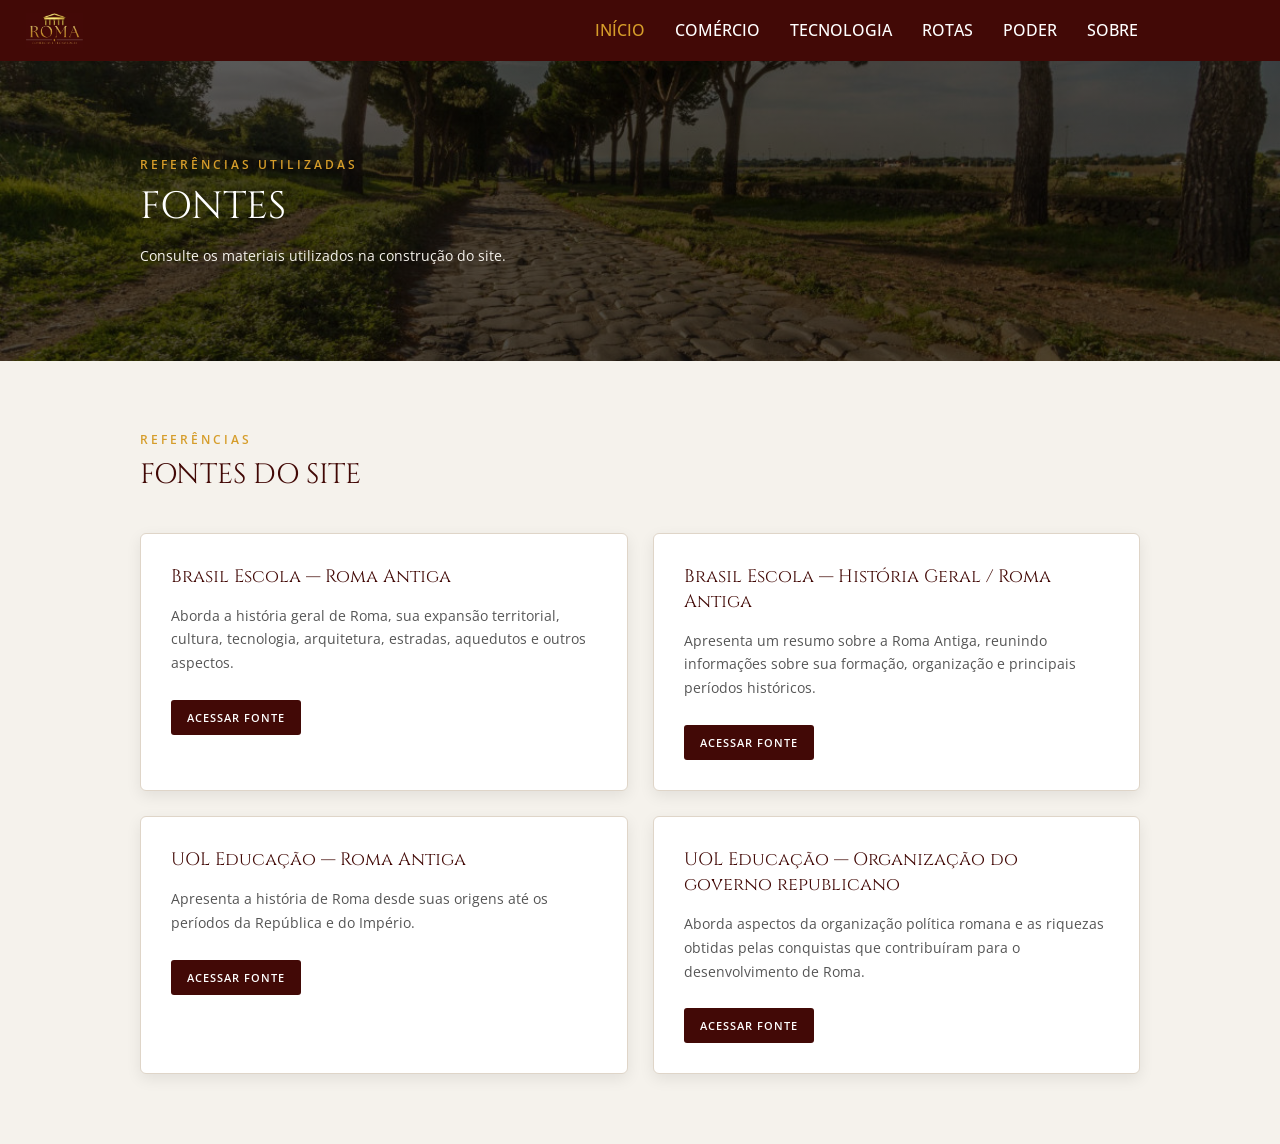
<file: HTML/fontes.html>
<!doctype html>
<html lang="pt-BR">
  <head>
    <meta charset="UTF-8" />
    <meta name="viewport" content="width=device-width, initial-scale=1.0" />

    <title>Fontes | Roma Antiga</title>

    <link rel="stylesheet" href="CSS/reset.css" />
    <link rel="stylesheet" href="CSS/fontes.css" />

    <link rel="preconnect" href="https://fonts.googleapis.com" />
    <link rel="preconnect" href="https://fonts.gstatic.com" crossorigin />

    <link
      href="https://fonts.googleapis.com/css2?family=Cinzel:wght@400;500;600;700&family=Open+Sans:wght@300;400;500;600&display=swap"
      rel="stylesheet"
    />
  </head>

  <body>
    <header>
      <nav>
        <img src="CSS/IMG/ROMA.jpg" alt="Logo Roma Antiga" />

        <ul>
          <li><a class="ativo" href="../index.html">INÍCIO</a></li>
          <li><a href="comercio.html">COMÉRCIO</a></li>
          <li><a href="tecnologia.html">TECNOLOGIA</a></li>
          <li><a href="rotas.html">ROTAS</a></li>
          <li><a href="poder.html">PODER</a></li>
          <li><a href="sobre.html">SOBRE</a></li>
        </ul>
      </nav>
    </header>

    <main>
      <section class="banner">
        <div>
          <p>REFERÊNCIAS UTILIZADAS</p>
          <h1>FONTES</h1>
          <span>Consulte os materiais utilizados na construção do site.</span>
        </div>
      </section>

      <section class="fontes">
        <div class="titulo">
          <p>REFERÊNCIAS</p>
          <h2>FONTES DO SITE</h2>
        </div>

        <div class="cards">
          <div class="card">
            <h3>Brasil Escola — Roma Antiga</h3>
            <p>
              Aborda a história geral de Roma, sua expansão territorial,
              cultura, tecnologia, arquitetura, estradas, aquedutos e outros
              aspectos.
            </p>
            <a
              href="https://brasilescola.uol.com.br/historiag/roma-antiga.htm"
              target="_blank"
            >
              ACESSAR FONTE
            </a>
          </div>

          <div class="card">
            <h3>Brasil Escola — História Geral / Roma Antiga</h3>
            <p>
              Apresenta um resumo sobre a Roma Antiga, reunindo informações
              sobre sua formação, organização e principais períodos históricos.
            </p>
            <a
              href="https://brasilescola.uol.com.br/tire-duvidas/resumo-sobre-a-roma-antiga/335500.html"
              target="_blank"
            >
              ACESSAR FONTE
            </a>
          </div>

          <div class="card">
            <h3>UOL Educação — Roma Antiga</h3>
            <p>
              Apresenta a história de Roma desde suas origens até os períodos da
              República e do Império.
            </p>
            <a
              href="https://educacao.uol.com.br/disciplinas/historia/roma-antiga---introducao-de-romulo-e-remo-a-republica-e-ao-imperio.htm"
              target="_blank"
            >
              ACESSAR FONTE
            </a>
          </div>

          <div class="card">
            <h3>UOL Educação — Organização do governo republicano</h3>
            <p>
              Aborda aspectos da organização política romana e as riquezas
              obtidas pelas conquistas que contribuíram para o desenvolvimento
              de Roma.
            </p>
            <a
              href="https://vestibular.uol.com.br/resumo-das-disciplinas/historia-geral/riquezas-geradas-pelas-conquistas-construiram-roma.htm"
              target="_blank"
            >
              ACESSAR FONTE
            </a>
          </div>
        </div>
      </section>
    </main>
  </body>
</html>
</file>
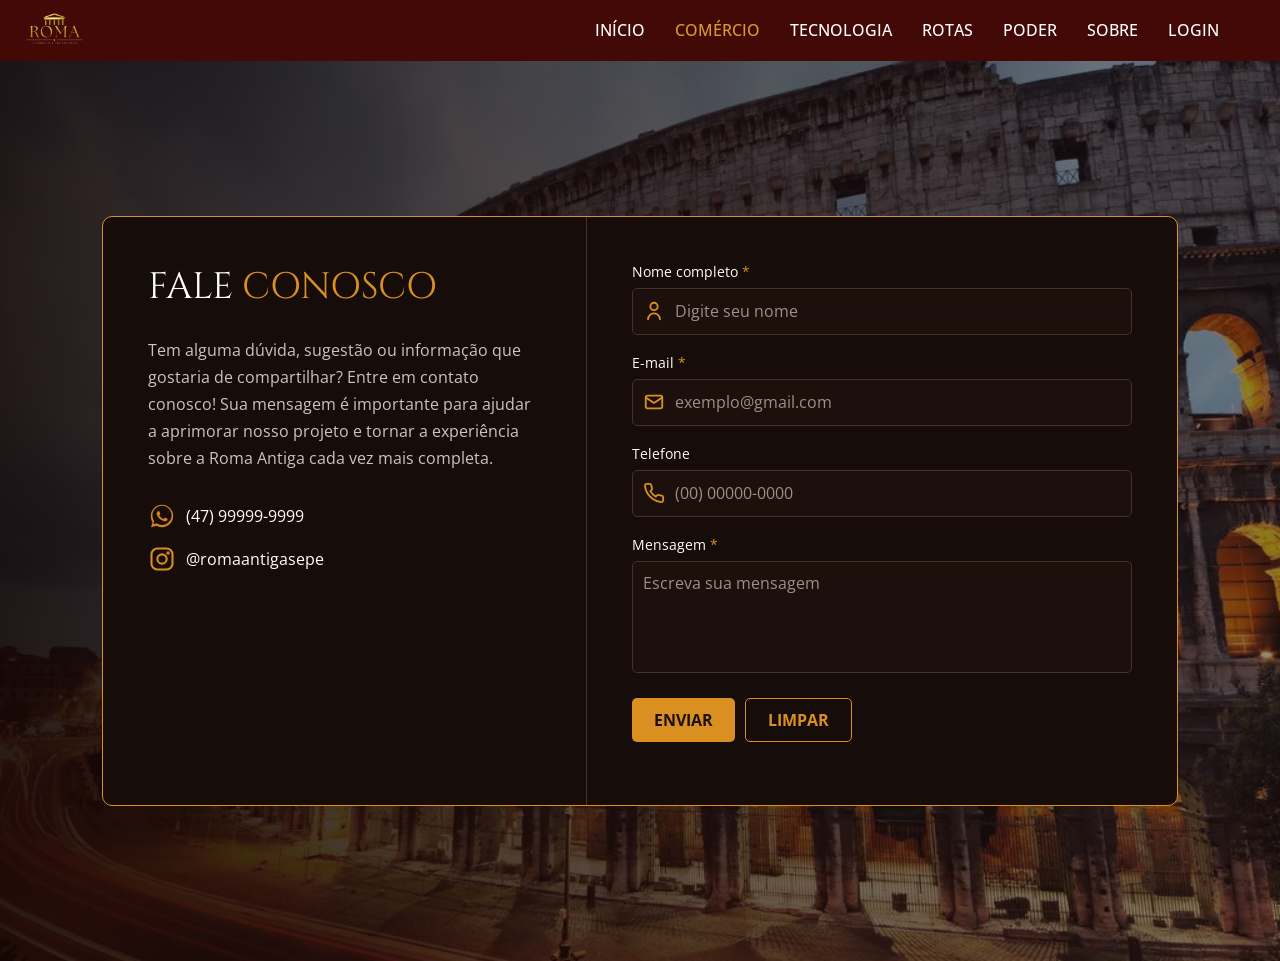
<file: HTML/forms.html>
<!doctype html>
<html lang="pt-BR">
  <head>
    <meta charset="UTF-8" />
    <meta name="viewport" content="width=device-width,initial-scale=1.0" />
    <title>Fale Conosco | Roma Antiga</title>
    <link rel="stylesheet" href="CSS/reset.css" />
    <link rel="stylesheet" href="CSS/forms.css" />

    <link rel="preconnect" href="https://fonts.googleapis.com" />
    <link rel="preconnect" href="https://fonts.gstatic.com" crossorigin />

    <link
      href="https://fonts.googleapis.com/css2?family=Cinzel:wght@400;500;600;700&family=Ibarra+Real+Nova:wght@400;500;600&family=Open+Sans:wght@300;400;500;600&display=swap"
      rel="stylesheet"/>

    <script src="CSS/JS/obrigado.js"></script>
  </head>

  <body>
    <header>
      <nav>
        <img src="CSS/IMG/ROMA.jpg" alt="" />

        <ul>
          <li><a href="../index.html">INÍCIO</a></li>
          <li><a class="ativo" href="comercio.html">COMÉRCIO</a></li>
          <li><a href="tecnologia.html">TECNOLOGIA</a></li>
          <li><a href="rotas.html">ROTAS</a></li>
          <li><a href="poder.html">PODER</a></li>
          <li><a href="sobre.html">SOBRE</a></li>
          <li><a href="login.html">LOGIN</a></li>
        </ul>
      </nav>
    </header>
    <main>
      <section class="formulario">
        <div class="container">
          <div>
            <h1>FALE <span>CONOSCO</span></h1>
            <p>
              Tem alguma dúvida, sugestão ou informação que gostaria de
              compartilhar? Entre em contato conosco! Sua mensagem é importante
              para ajudar a aprimorar nosso projeto e tornar a experiência sobre
              a Roma Antiga cada vez mais completa.
            </p>
            <div class="contatos">
              <a
                href="https://www.instagram.com/romaantigasepe/"
                target="_blank"
              >
                <img src="CSS/IMG/whatssap_icon.svg" alt="WhatsApp" />
                (47) 99999-9999
              </a>
              <a
                href="https://www.instagram.com/romaantigasepe/"
                target="_blank"
              >
                <img src="CSS/IMG/icone-camera-dourado.svg" alt="Instagram" />
                @romaantigasepe
              </a>
            </div>
          </div>
          <div class="forms">
            <form action="https://api.web3forms.com/submit" method="POST">
              <input
                type="hidden"
                name="access_key"
                value="7cb355ad-d4d4-4cd6-a3e0-c68af3a57a06"
              />

              <ul>
                <li>
                  <label for="nome">Nome completo <span>*</span></label>
                  <div class="conteudo">
                    <img src="CSS/IMG/nome.svg" alt="" />
                    <input
                      type="text"
                      id="nome"
                      name="nome"
                      placeholder="Digite seu nome"
                      required
                    />
                  </div>
                </li>
                <li>
                  <label for="email">E-mail <span>*</span></label>
                  <div class="conteudo">
                    <img src="CSS/IMG/email.svg" alt="" />
                    <input
                      type="email"
                      id="email"
                      name="email"
                      placeholder="exemplo@gmail.com"
                      required
                    />
                  </div>
                </li>
                <li>
                  <label for="telefone">Telefone</label>
                  <div class="conteudo">
                    <img src="CSS/IMG/telefone.svg" alt="" />
                    <input
                      type="tel"
                      id="telefone"
                      name="telefone"
                      placeholder="(00) 00000-0000"
                    />
                  </div>
                </li>
                <li>
                  <label for="msg">Mensagem <span>*</span></label>
                  <div class="conteudo">
                    <textarea
                      id="msg"
                      name="msg"
                      placeholder="Escreva sua mensagem"
                      required
                    ></textarea>
                  </div>
                </li>
                <li class="botao">
                  <button type="submit">ENVIAR</button>

                  <button type="reset">LIMPAR</button>
                </li>
              </ul>
            </form>
          </div>
        </div>
      </section>
    </main>
  </body>
</html>
</file>
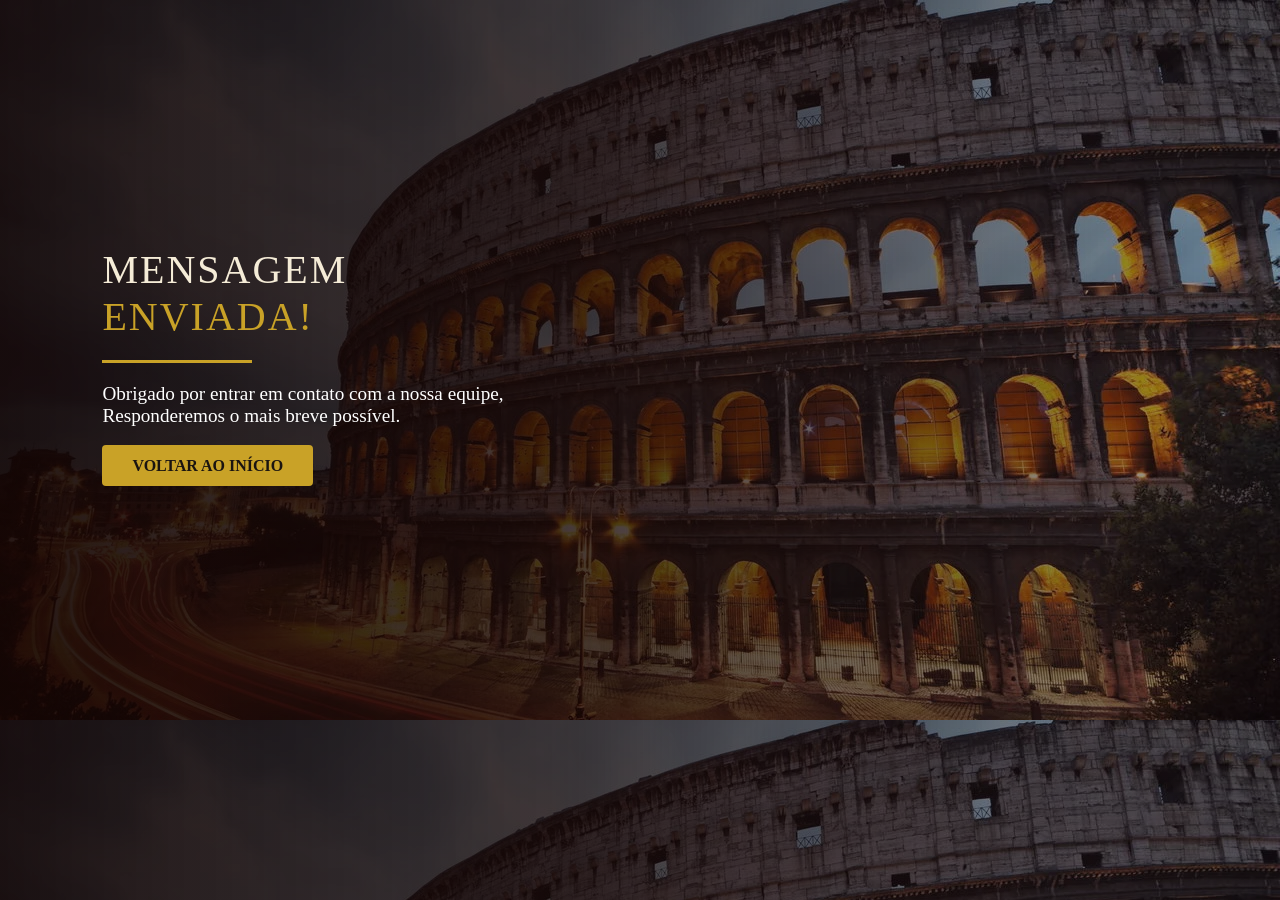
<file: HTML/obrigado.html>
<!DOCTYPE html>
<html lang="pt-BR">
<head>
  <meta charset="UTF-8">
  <meta name="viewport" content="width=device-width, initial-scale=1.0">
  <title>Obrigado | Roma Antiga</title>
  <link rel="stylesheet" href="CSS/obrigado.css">
</head>
<body>
  <main class="obrigado">
    <h1>MENSAGEM <br> <span>ENVIADA!</span></h1>
    <div class="divisor"></div>
    <p>Obrigado por entrar em contato com a nossa equipe, Responderemos o mais breve possível.</p>
    <a href="../index.html" class="botao">VOLTAR AO INÍCIO</a>

    
  </main>

  
</body>
</html>
</file>
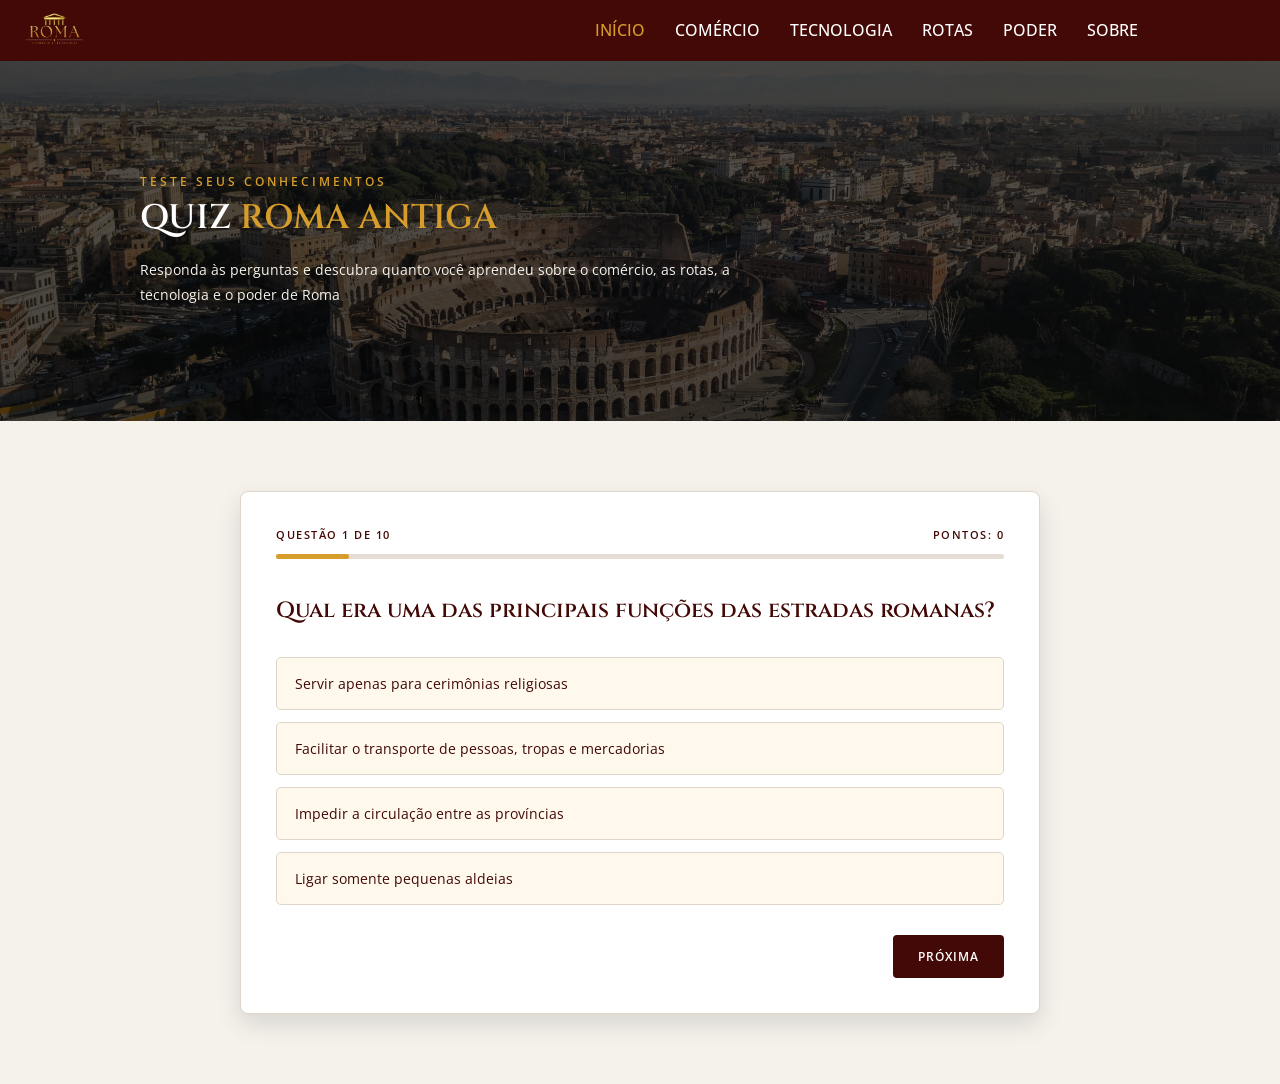
<file: HTML/quiz.html>
<!doctype html>
<html lang="pt-BR">
  <head>
    <meta charset="UTF-8" />
    <meta name="viewport" content="width=device-width, initial-scale=1.0" />

    <title>Quiz | Roma Antiga</title>

    <link rel="stylesheet" href="CSS/reset.css" />
    <link rel="stylesheet" href="CSS/quiz.css" />

    <link rel="preconnect" href="https://fonts.googleapis.com" />
    <link rel="preconnect" href="https://fonts.gstatic.com" crossorigin />

    <link
      href="https://fonts.googleapis.com/css2?family=Cinzel:wght@400;500;600;700&family=Open+Sans:wght@300;400;500;600&display=swap"
      rel="stylesheet"
    />
  </head>

  <body>
    <header>
      <nav>
        <img src="CSS/IMG/ROMA.jpg" alt="Logo Roma Antiga" />
        <ul>
          <li><a class="ativo" href="../index.html">INÍCIO</a></li>
          <li><a href="comercio.html">COMÉRCIO</a></li>
          <li><a href="tecnologia.html">TECNOLOGIA</a></li>
          <li><a href="rotas.html">ROTAS</a></li>
          <li><a href="poder.html">PODER</a></li>
          <li><a href="sobre.html">SOBRE</a></li>
        </ul>
      </nav>
    </header>

    <main>
      <section class="banner">
        <div class="banner-conteudo">
          <p class="titulo-secao">TESTE SEUS CONHECIMENTOS</p>

          <h1>
            QUIZ
            <span>ROMA ANTIGA</span>
          </h1>

          <p>
            Responda às perguntas e descubra quanto você aprendeu sobre o
            comércio, as rotas, a tecnologia e o poder de Roma
          </p>
        </div>
      </section>

      <section class="quiz">
        <div class="quiz-container">
          <div class="quiz-topo">
            <p id="numero-questao">QUESTÃO 1 DE 10</p>

            <p id="pontuacao">PONTOS: 0</p>
          </div>

          <div class="barra">
            <div id="progresso"></div>
          </div>

          <div id="quiz-conteudo">
            <h2 id="pergunta">Pergunta</h2>

            <div id="alternativas"></div>
          </div>

          <button id="proximo">PRÓXIMA</button>
        </div>

        <div id="resultado" class="resultado">
          <p class="titulo-secao">QUIZ FINALIZADO</p>

          <h2>SEU RESULTADO</h2>

          <p id="pontuacao-final"></p>

          <p id="mensagem-final"></p>

          <button id="reiniciar">TENTAR NOVAMENTE</button>
        </div>
      </section>
    </main>

    <script src="CSS/JS/quiz.js"></script>
  </body>
</html>
</file>
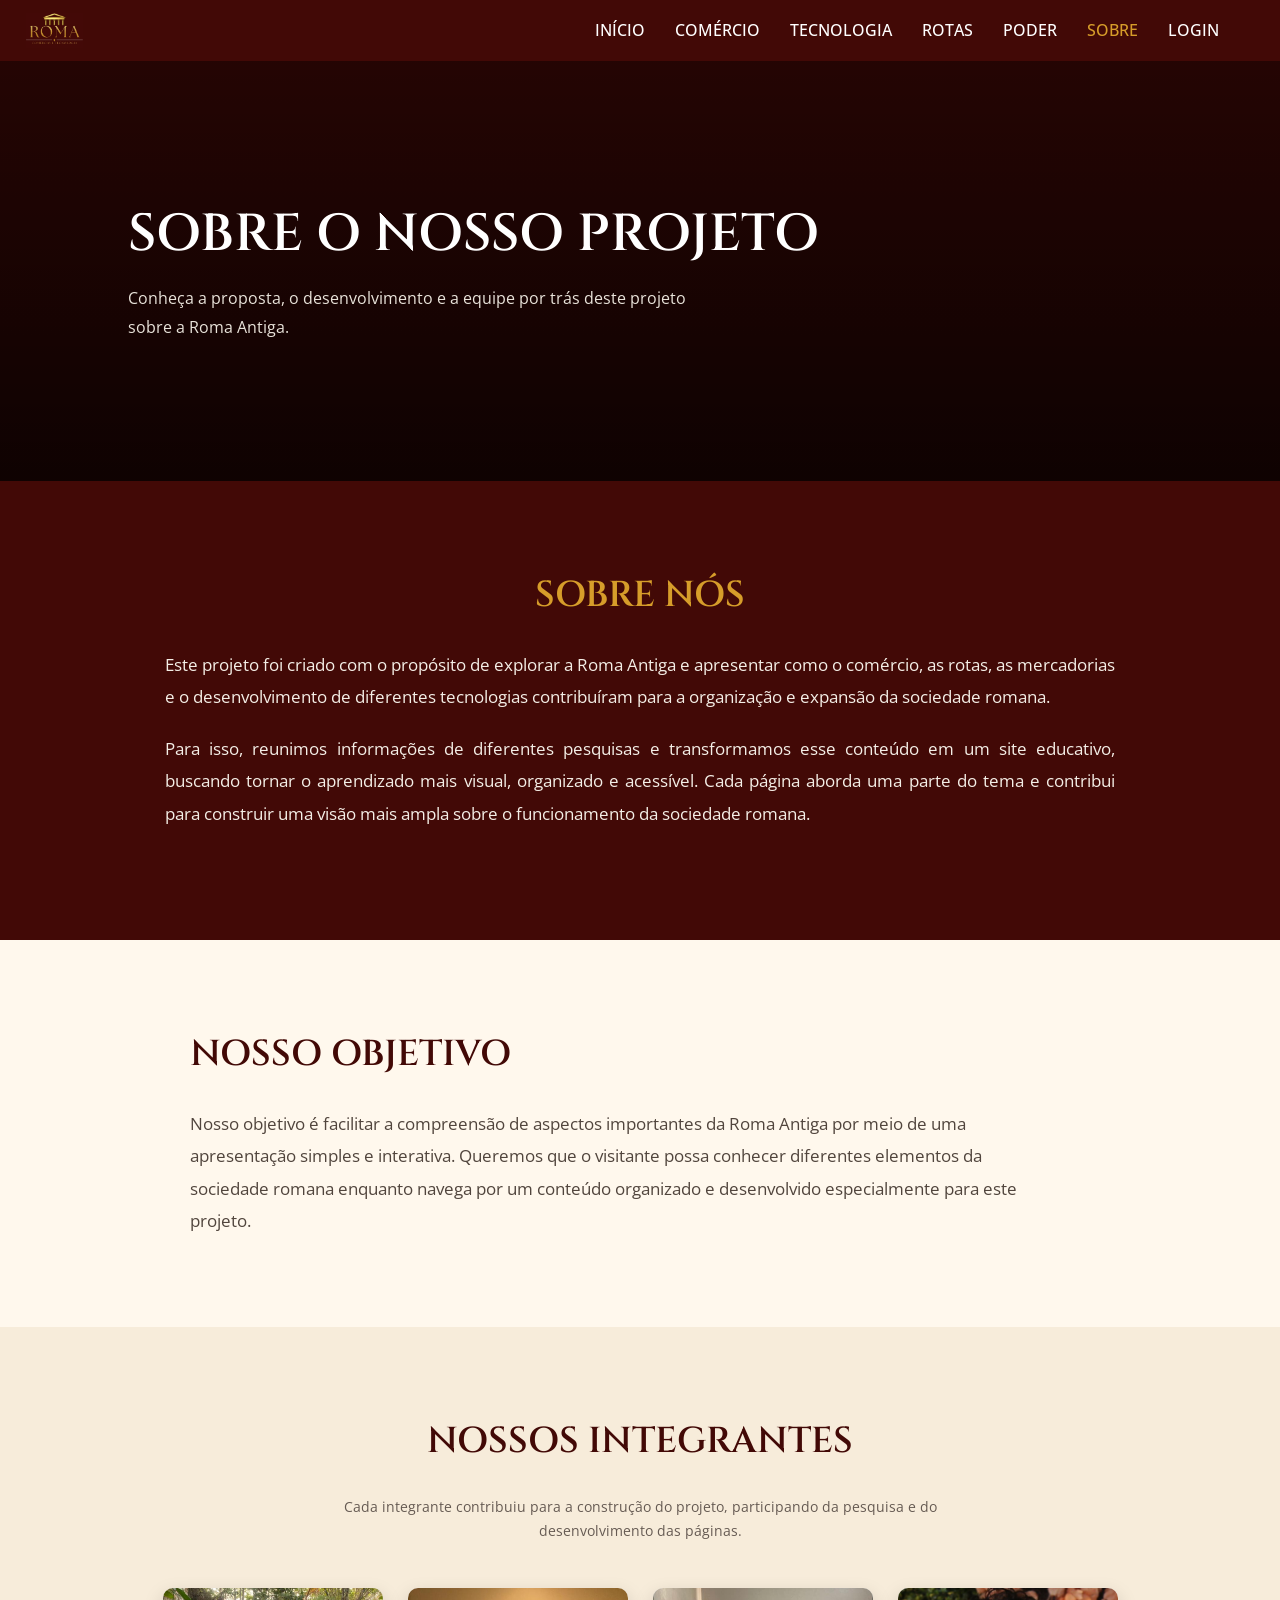
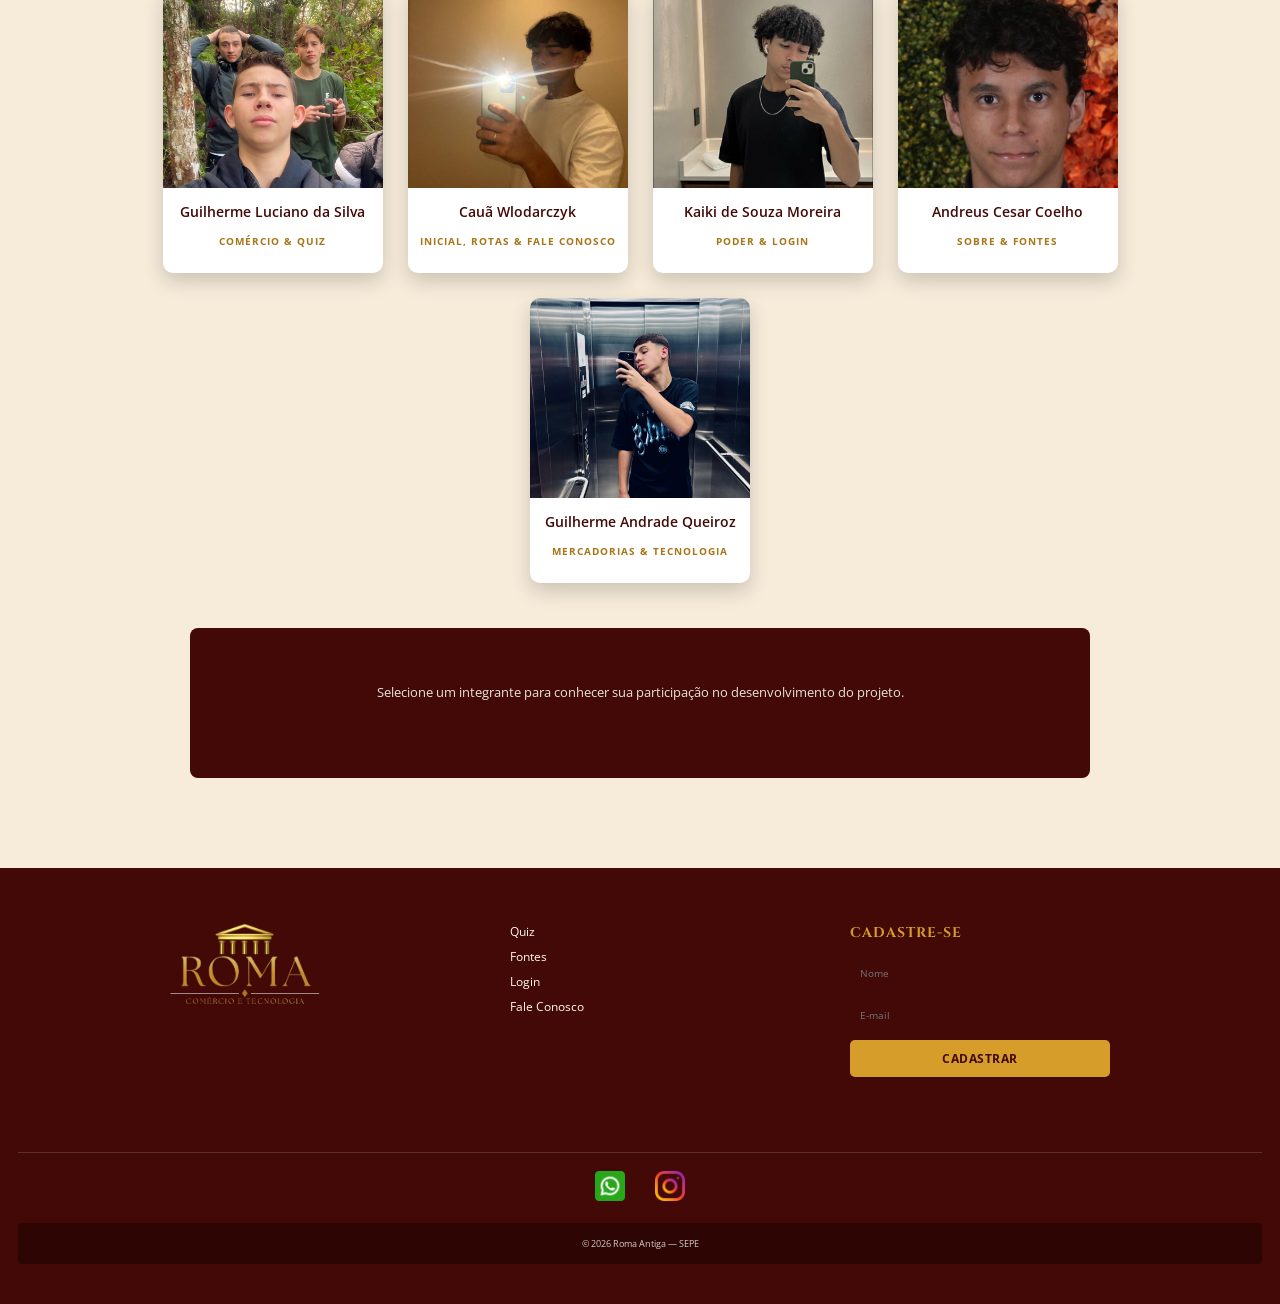
<file: HTML/sobre.html>
<!doctype html>
<html lang="pt-BR">
  <head>
    <meta charset="UTF-8" />
    <meta name="viewport" content="width=device-width, initial-scale=1.0" />

    <title>Sobre | Roma Antiga</title>

    <link rel="stylesheet" href="CSS/reset.css" />
    <link rel="stylesheet" href="CSS/sobre.css" />

    <link rel="preconnect" href="https://fonts.googleapis.com" />
    <link rel="preconnect" href="https://fonts.gstatic.com" crossorigin />

    <link
      href="https://fonts.googleapis.com/css2?family=Cinzel:wght@400;500;600;700&family=Ibarra+Real+Nova:wght@400;500;600&family=Open+Sans:wght@300;400;500;600&display=swap"
      rel="stylesheet"
    />
  </head>

  <body>
    <header>
      <nav>
        <img src="CSS/IMG/ROMA.jpg" alt="Logo Roma Antiga" />

        <ul>
          <li><a href="../index.html">INÍCIO</a></li>
          <li><a href="comercio.html">COMÉRCIO</a></li>
          <li><a href="mercadorias.html">TECNOLOGIA</a></li>
          <li><a href="rotas.html">ROTAS</a></li>
          <li><a href="poder.html">PODER</a></li>
          <li><a class="ativo" href="sobre.html">SOBRE</a></li>
          <li><a href="login.html">LOGIN</a></li>
        </ul>
      </nav>
    </header>

    <main>
      <section class="banner">
        <h1>SOBRE O NOSSO PROJETO</h1>

        <p>
          Conheça a proposta, o desenvolvimento e a equipe por trás deste
          projeto sobre a Roma Antiga.
        </p>
      </section>
      <section class="sobre">
        <h2>SOBRE NÓS</h2>

        <p>
          Este projeto foi criado com o propósito de explorar a Roma Antiga e
          apresentar como o comércio, as rotas, as mercadorias e o
          desenvolvimento de diferentes tecnologias contribuíram para a
          organização e expansão da sociedade romana.
        </p>

        <p>
          Para isso, reunimos informações de diferentes pesquisas e
          transformamos esse conteúdo em um site educativo, buscando tornar o
          aprendizado mais visual, organizado e acessível. Cada página aborda
          uma parte do tema e contribui para construir uma visão mais ampla
          sobre o funcionamento da sociedade romana.
        </p>
      </section>

      <section class="objetivo">
        <div class="objetivo-conteudo">
          <h2>NOSSO OBJETIVO</h2>

          <p>
            Nosso objetivo é facilitar a compreensão de aspectos importantes da
            Roma Antiga por meio de uma apresentação simples e interativa.
            Queremos que o visitante possa conhecer diferentes elementos da
            sociedade romana enquanto navega por um conteúdo organizado e
            desenvolvido especialmente para este projeto.
          </p>
        </div>
      </section>

      <section class="integrantes">
        <h2>NOSSOS INTEGRANTES</h2>

        <p class="subtitulo">
          Cada integrante contribuiu para a construção do projeto, participando
          da pesquisa e do desenvolvimento das páginas.
        </p>

        <div class="equipe">
          <div class="card" onclick="guilherme(this)">
            <div class="foto">
              <img
                src="CSS/IMG/guilherme2.jpg"
                alt="Guilherme Luciano Da Silva"
              />
            </div>

            <div class="card-info">
              <p>Guilherme Luciano da Silva</p>
              <span>COMÉRCIO & QUIZ</span>
            </div>
          </div>

          <div class="card" onclick="caua(this)">
            <div class="foto">
              <img src="CSS/IMG/caua.jpg" alt="Cauã Wlodarczyk" />
            </div>

            <div class="card-info">
              <p>Cauã Wlodarczyk</p>
              <span>INICIAL, ROTAS & FALE CONOSCO</span>
            </div>
          </div>

          <div class="card" onclick="kaiki(this)">
            <div class="foto">
              <img src="CSS/IMG/kaiki.jpg" alt="Kaiki De Souza Moreira" />
            </div>

            <div class="card-info">
              <p>Kaiki de Souza Moreira</p>
              <span>PODER & LOGIN</span>
            </div>
          </div>

          <div class="card" onclick="andreus(this)">
            <div class="foto">
              <img src="CSS/IMG/andreus.jpg" alt="Andreus Cesar Coelho" />
            </div>

            <div class="card-info">
              <p>Andreus Cesar Coelho</p>
              <span>SOBRE & FONTES</span>
            </div>
          </div>

          <div class="card" onclick="andrade(this)">
            <div class="foto">
              <img
                src="CSS/IMG/1000194732.jpg"
                alt="Guilherme Andrade Queiroz"
              />
            </div>

            <div class="card-info">
              <p>Guilherme Andrade Queiroz</p>
              <span>MERCADORIAS & TECNOLOGIA</span>
            </div>
          </div>
        </div>

        <div id="informacao">
          <span class="selecione">
            Selecione um integrante para conhecer sua participação no
            desenvolvimento do projeto.
          </span>
        </div>
      </section>

      <footer>
        <div class="footer-container">
          <div class="footer-info">
            <img id="logo-Footer" src="CSS/IMG/ROMA.jpg" alt="roma-logo" />
          </div>

          <div class="footer-links">
            <a href="quiz.html">Quiz</a>
            <a href="fontes.html">Fontes</a>
            <a href="login.html">Login</a>
            <a href="forms.html">Fale Conosco</a>
          </div>

          <div class="footer-cadastro">
            <h3>CADASTRE-SE</h3>

            <input type="text" placeholder="Nome" />
            <input type="email" placeholder="E-mail" />

            <button type="submit">CADASTRAR</button>
          </div>
        </div>

        <div class="footer-redes">
          <a href="https://wa.me/5547996095892" target="_blank"
            ><img src="CSS/IMG/whatsapp 1.svg" alt="icon-insta"
          /></a>
          <a href="https://www.instagram.com/romaantigasepe/" target="_blank"
            ><img src="CSS/IMG/instagram 1.svg" alt="icon-face"
          /></a>
        </div>

        <div class="footer-bottom">
          <p>© 2026 Roma Antiga — SEPE</p>
        </div>
      </footer>
    </main>

    <script src="CSS/JS/sobre.js"></script>
  </body>
</html>
</file>
<file: HTML/CSS/fontes.css>
@import url("header.css");
@import url("footer.css");

body{
    background:#fff8ed;
    color:#333;
    font-family:"Open Sans",sans-serif;
}

.banner{
    min-height:260px;
    display:flex;
    align-items:center;
    padding:50px 25px;
    background:linear-gradient(rgba(0,0,0,.65),rgba(0,0,0,.7)),url("IMG/banner.rotas1.jpg");
    background-size:cover;
    background-position:center;
}

.banner div{
    width:100%;
    max-width:1000px;
    margin:auto;
}

.banner p,.titulo p{
    margin-bottom:8px;
    color:#d69d2a;
    font-size:12px;
    font-weight:600;
    letter-spacing:3px;
}

.banner h1{
    margin-bottom:12px;
    color:white;
    font-family:"Cinzel",serif;
    font-size:30px;
}

.banner span{
    color:#f5f2ec;
    font-size:14px;
}

.fontes{
    padding:50px 15px;
    background:#f5f2ec;
}

.titulo{
    max-width:1000px;
    margin:0 auto 40px;
}

.titulo h2{
    color:#420906;
    font-family:"Cinzel",serif;
    font-size:28px;
}

.cards{
    display:grid;
    grid-template-columns:1fr;
    gap:25px;
    max-width:1000px;
    margin:auto;
}

.card{
    padding:25px;
    background:white;
    border:1px solid #dfd5c8;
    border-radius:6px;
    box-shadow:0 5px 15px rgba(0,0,0,.08);
}

.card h3{
    margin-bottom:15px;
    color:#420906;
    font-family:"Cinzel",serif;
    font-size:18px;
}

.card p{
    margin-bottom:25px;
    color:#555;
    font-size:14px;
    line-height:1.7;
}

.card a{
    display:inline-block;
    padding:10px 16px;
    background:#420906;
    color:white;
    font-size:11px;
    font-weight:600;
    letter-spacing:1px;
    text-decoration:none;
    border-radius:3px;
}

.card a:hover{
    background:#7b1e17;
}

@media(min-width:601px){
    .banner{
        min-height:300px;
    }

    .banner h1{
        font-size:38px;
    }

    .cards{
        grid-template-columns:repeat(2,1fr);
    }

    .fontes{
        padding:70px 20px;
    }

    .card{
        padding:30px;
    }
}
</file>
<file: HTML/CSS/forms.css>
@import url("header.css");

body {
  font-family: "Open Sans", sans-serif;
}

main {
  min-height: 100vh;
  display: flex;
  align-items: center;
  background:
    linear-gradient(90deg, rgba(20, 5, 3, 0.9), rgba(20, 5, 3, 0.45)),
    url("IMG/Roma-Antiga.webp");
  background-size: cover;
  background-position: center;
  padding: 70px 8%;
  box-sizing: border-box;
}

.formulario {
  width: 100%;
}

.formulario > .container {
  max-width: 1100px;
  margin: auto;
  display: flex;
  background: #160c09;
  color: white;
  border: 1px solid #d99020;
  border-radius: 10px;
  overflow: hidden;
}

.formulario > .container > div:first-child {
  width: 45%;
  padding: 45px;
  box-sizing: border-box;
}

.formulario h1 {
  font-size: 2.3rem;
  margin: 0 0 25px;
  font-family: "Cinzel", serif;
}

.formulario span {
  color: #d99020;
}

.formulario p {
  line-height: 1.7;
  color: #cfc4bc;
  margin-bottom: 30px;
}

.formulario .contatos {
  display: flex;
  flex-direction: column;
  gap: 15px;
}

.formulario .contatos a {
  display: flex;
  align-items: center;
  color: white;
  text-decoration: none;
}

.formulario .contatos a:hover {
  color: #d99020;
}

.formulario .contatos img {
  width: 28px;
  margin-right: 10px;
}

.formulario .forms {
  width: 55%;
  padding: 45px;
  box-sizing: border-box;
  border-left: 1px solid #4b3025;
}

.formulario li {
  margin-bottom: 18px;
  list-style: none;
}

.formulario label {
  display: block;
  margin-bottom: 7px;
  font-size: 0.9rem;
}

.formulario .conteudo {
  display: flex;
  align-items: center;
  gap: 10px;
  padding: 10px;
  background: #1c100d;
  border: 1px solid #493027;
  border-radius: 5px;
}

.formulario .conteudo:focus-within {
  border-color: #d99020;
}

.formulario .conteudo img {
  width: 22px;
}

.formulario input,
.formulario textarea {
  width: 100%;
  border: 0;
  outline: 0;
  background: transparent;
  color: white;
  font-family: inherit;
}

.formulario input {
  height: 25px;
}

.formulario textarea {
  height: 90px;
  resize: none;
}

.formulario ::placeholder {
  color: #9b9187;
}

.formulario .botao {
  display: flex;
  gap: 10px;
  margin-top: 25px;
}

.formulario button {
  padding: 10px 22px;
  border: 0;
  border-radius: 5px;
  background: #d99020;
  color: #1c100d;
  font-weight: bold;
  cursor: pointer;
}

.formulario button:hover {
  background: #a86612;
}

.formulario button[type="reset"] {
  background: transparent;
  color: #d99020;
  border: 1px solid #d99020;
}

@media (max-width: 750px) {
  main {
    padding: 50px 5%;
  }

  .formulario > .container {
    display: block;
  }

  .formulario > .container > div:first-child,
  .formulario .forms {
    width: 100%;
    padding: 30px;
  }

  .formulario .forms {
    border-left: 0;
    border-top: 1px solid #4b3025;
  }
}

@media (max-width: 500px) {
  .formulario h1 {
    font-size: 1.8rem;
  }

  .formulario .botao {
    flex-direction: column;
  }

  .formulario button {
    width: 100%;
  }
}
</file>
<file: HTML/CSS/obrigado.css>
@import url("reset.css");

:root {
  --cor-fundo: #1a1410;
  --cor-titulo: #f5ecd7;
  --cor-texto: #d8cdb4;
  --cor-dourado: #c9a227;
  --cor-botao-texto: #1a1410;
}

body {
  position: relative;
  min-height: 720px;
  display: flex;
  align-items: center;
  background:
    linear-gradient(
      90deg,
      rgba(20, 5, 3, 0.92) 0%,
      rgba(20, 5, 3, 0.78) 45%,
      rgba(20, 5, 3, 0.35) 100%
    ),
    url("IMG/Roma-Antiga.webp");
  background-size: cover;
  background-position: center;
  padding: 80px 8%;
  box-sizing: border-box;
  overflow: hidden;
  font-family: Georgia, "Times New Roman", serif;
}

.obrigado h1 {
  color: var(--cor-titulo);
  font-size: 2.5rem;
  letter-spacing: 2px;
}

.divisor {
  width: 150px;
  height: 3px;
  background-color: var(--cor-dourado);
  margin: 20px 0;
}

.obrigado p {
  max-width: 450px;
  font-size: 1.2rem;
  margin-bottom: 30px;
  color: white;
}

.botao {
  background-color: var(--cor-dourado);
  color: var(--cor-botao-texto);
  padding: 12px 30px;
  text-decoration: none;
  font-weight: bold;
  border-radius: 4px;
  transition: 0.35s ease;
}

.obrigado span {
  color: var(--cor-dourado);
}

.botao:hover {
  padding: 15px 35px;
  opacity: 0.85;
  font-size: 1.1rem;
  transition: 0.3s;
}
</file>
<file: HTML/CSS/quiz.css>
@import url("header.css");
@import url("footer.css");

body {
  background-color: #fff8ed;
  color: #333;
  font-family: "Open Sans", sans-serif;
}

.banner {
  min-height: 300px;
  display: flex;
  align-items: center;
  padding: 40px 25px;
  background:
    linear-gradient(rgba(0, 0, 0, 0.65), rgba(0, 0, 0, 0.7)),
    url("IMG/coliseu-roma-1009020799.jpg");
  background-size: cover;
  background-position: center;
}

.banner-conteudo {
  width: 100%;
  max-width: 1000px;
  margin: 0 auto;
}

.titulo-secao {
  margin-bottom: 8px;
  color: #d69d2a;
  font-size: 12px;
  font-weight: 600;
  letter-spacing: 3px;
}

.banner h1 {
  margin-bottom: 18px;
  color: white;
  font-family: "Cinzel", serif;
  font-size: 28px;
  font-weight: 600;
  line-height: 1.2;
}

.banner h1 span {
  color: #d69d2a;
}

.banner-conteudo > p:last-child {
  max-width: 620px;
  color: #f5f2ec;
  font-size: 13px;
  line-height: 1.8;
}

.quiz {
  min-height: 600px;
  padding: 45px 15px;
  background-color: #f5f2ec;
}

.quiz-container {
  max-width: 800px;
  margin: 0 auto;
  padding: 25px 20px;
  background-color: white;
  border: 1px solid #dfd5c8;
  border-radius: 8px;
  box-shadow: 0 10px 25px rgba(0, 0, 0, 0.12);
}

.quiz-topo {
  display: flex;
  justify-content: space-between;
  gap: 20px;
  margin-bottom: 12px;
}

.quiz-topo p {
  color: #420906;
  font-size: 9px;
  font-weight: 600;
  letter-spacing: 1.5px;
}

.barra {
  width: 100%;
  height: 5px;
  margin-bottom: 35px;
  background-color: #e5ddd3;
  border-radius: 5px;
}

#progresso {
  width: 10%;
  height: 100%;
  background-color: #d69d2a;
  border-radius: 5px;
  transition: width 0.3s ease;
}

#pergunta {
  margin-bottom: 30px;
  color: #420906;
  font-family: "Cinzel", serif;
  font-size: 19px;
  font-weight: 600;
  line-height: 1.5;
}

#alternativas {
  display: flex;
  flex-direction: column;
  gap: 12px;
}

.alternativa {
  width: 100%;
  padding: 15px;
  background-color: #fff8ed;
  border: 1px solid #dfd5c8;
  border-radius: 5px;
  color: #420906;
  font-family: "Open Sans", sans-serif;
  font-size: 13px;
  text-align: left;
  cursor: pointer;
  transition: 0.2s ease;
}

.alternativa:hover {
  border-color: #d69d2a;
  background-color: #f8f0e2;
}

.alternativa.selecionada {
  background-color: #420906;
  border-color: #420906;
  color: white;
}

.alternativa.correta {
  background-color: #2e7d32;
  border-color: #2e7d32;
  color: white;
  transition: 0.4s;
}

.alternativa.errada {
  background-color: #a52a2a;
  border-color: #a52a2a;
  color: white;
  transition: 0.4s;
}

.alternativa.acertou {
  animation: acerto 0.4s ease;
}

@keyframes acerto {
  0% {
    transform: scale(1);
  }
  50% {
    transform: scale(1.04);
  }
  100% {
    transform: scale(1);
  }
}

#proximo,
#reiniciar {
  display: block;
  margin: 30px 0 0 auto;
  padding: 13px 25px;
  background-color: #420906;
  border: none;
  border-radius: 4px;
  color: white;
  font-size: 12px;
  font-weight: 600;
  letter-spacing: 1px;
  cursor: pointer;
  transition: 0.2s ease;
}

#proximo:hover,
#reiniciar:hover {
  background-color: #7b1e17;
}

.resultado {
  display: none;
  max-width: 800px;
  margin: 0 auto;
  padding: 45px 20px;
  background-color: white;
  border: 1px solid #dfd5c8;
  border-radius: 8px;
  text-align: center;
  box-shadow: 0 10px 25px rgba(0, 0, 0, 0.12);
}

.resultado .titulo-secao {
  margin-bottom: 10px;
}

.resultado h2 {
  margin-bottom: 25px;
  color: #420906;
  font-family: "Cinzel", serif;
  font-size: 28px;
}

#pontuacao-final {
  margin-bottom: 15px;
  color: #d69d2a;
  font-family: "Cinzel", serif;
  font-size: 25px;
  font-weight: 600;
}

#mensagem-final {
  color: #444;
  font-size: 14px;
  line-height: 1.7;
}

#reiniciar {
  margin: 30px auto 0;
}

/* === Responsividade === */

@media (min-width: 601px) {
  .banner {
    min-height: 360px;
    padding: 50px 25px;
  }

  .banner h1 {
    font-size: 34px;
  }

  .banner-conteudo > p:last-child {
    font-size: 14px;
  }

  .quiz {
    padding: 70px 20px;
  }

  .quiz-container {
    padding: 35px;
  }

  .quiz-topo p {
    font-size: 11px;
  }

  #pergunta {
    font-size: 22px;
  }

  .alternativa {
    padding: 16px 18px;
    font-size: 14px;
  }

  .resultado {
    padding: 60px 30px;
  }
}
</file>
<file: HTML/CSS/sobre.css>
@import url("header.css");
@import url("footer.css");

html {
  scroll-behavior: smooth;
}

body {
  margin: 0;
  background: #420906;
  color: #fff;
  font-family: "Open Sans", Arial, sans-serif;
}

h1,
h2,
h3 {
  font-family: "Cinzel", serif;
}

/* === BANNER === */

.banner {
  min-height: 300px;
  padding: 50px 20px;
  display: flex;
  flex-direction: column;
  justify-content: center;
  background:
    linear-gradient(rgba(0, 0, 0, 0.45), rgba(0, 0, 0, 0.78)),
    url("https://images.unsplash.com/photo-1552832230-c0197dd311b5?auto=format&fit=crop&w=1600&q=80")
      center / cover;
}

.banner h1 {
  margin: 0 0 15px;
  color: #fff;
  font-size: 32px;
  font-weight: 600;
}

.banner p {
  max-width: 600px;
  margin: 0;
  color: #e9e3da;
  font-size: 14px;
  line-height: 1.8;
}

/* === SOBRE NÓS === */

.sobre {
  padding: 50px 20px;
  background: #420906;
  text-align: center;
}

.sobre h2,
.objetivo h2,
.integrantes h2,
.tecnologias h2 {
  margin: 0 0 30px;
  color: #d69d2a;
  font-size: 28px;
  font-weight: 600;
}

.sobre p {
  max-width: 950px;
  margin: 0 auto 20px;
  color: #f4eee6;
  font-family: "Open Sans", sans-serif;
  font-size: 15px;
  line-height: 1.9;
  text-align: justify;
}

/* === OBJETIVO === */

.objetivo {
  padding: 50px 20px;
  background: #fff8ed;
  color: #420906;
}

.objetivo-conteudo {
  max-width: 900px;
  margin: auto;
}

.objetivo h2 {
  color: #420906;
}

.objetivo p {
  font-family: "Open Sans", sans-serif;
  max-width: 850px;
  margin: 0;
  color: #51453d;
  font-size: 15px;
  line-height: 1.9;
}

/* === INTEGRANTES === */

.integrantes {
  padding: 50px 20px;
  background: #f7ecda;
  text-align: center;
}

.integrantes h2 {
  color: #420906;
}

.subtitulo {
  max-width: 650px;
  margin: auto;
  color: #665b53;
  font-size: 14px;
  line-height: 1.7;
}

/* === EQUIPE === */

.equipe {
  max-width: 1100px;
  margin: 45px auto 0;
  display: flex;
  flex-direction: column;
  align-items: center;
  justify-content: center;
  gap: 25px;
  flex-wrap: wrap;
}

/* === CARDS === */

.card {
  width: 90%;
  max-width: 220px;
  overflow: hidden;
  background: #fff;
  border-radius: 10px;
  cursor: pointer;
  box-shadow: 0 8px 20px rgba(0, 0, 0, 0.18);
  transition: 0.3s;
}

.card:hover {
  transform: translateY(-8px);
}

.card.ativo {
  transform: translateY(-8px);
  box-shadow: 0 0 0 3px rgba(214, 157, 42, 0.2);
}

/* === FOTO === */

.foto {
  width: 100%;
  height: 200px;
  overflow: hidden;
  background: #eadbc4;
}

.foto img {
  width: 100%;
  height: 100%;
  display: block;
  object-fit: cover;
}

/* === NOME DO INTEGRANTE === */

.card-info {
  min-height: 85px;
  padding: 14px 10px;
}

.card-info p {
  margin: 0 0 7px;
  color: #420906;
  font-size: 14px;
  font-weight: 600;
}

.card-info span {
  color: #a87517;
  font-size: 10px;
  font-weight: 700;
  letter-spacing: 1px;
}

/* === INFORMAÇÃO DO INTEGRANTE === */

#informacao {
  width: 90%;
  max-width: 900px;
  min-height: 150px;
  margin: 45px auto 0;
  padding: 20px;
  background: #420906;
  border-radius: 8px;
  color: #f5f2ec;
  text-align: left;
  font-size: 14px;
  line-height: 1.8;
}

#informacao strong {
  color: #d69d2a;
  font-family: "Cinzel", serif;
  font-size: 19px;
}

#informacao b {
  color: #d69d2a;
}

.selecione {
  display: block;
  padding: 25px 0;
  color: #e9e3da;
  text-align: center;
  font-size: 13px;
}

/* === RESPONSIVIDADE === */

@media (min-width: 601px) {
  .banner {
    padding: 70px 10%;
    min-height: 420px;
  }

  .banner h1 {
    font-size: 52px;
  }

  .banner p {
    font-size: 16px;
  }

  .sobre,
  .objetivo,
  .integrantes {
    padding: 90px 10%;
  }

  .sobre h2,
  .objetivo h2,
  .integrantes h2 {
    font-size: 36px;
  }

  .sobre p,
  .objetivo p {
    font-size: 17px;
  }

  .equipe {
    flex-direction: row;
    align-items: initial;
  }

  .card {
    width: 220px;
    max-width: none;
  }

  #informacao {
    padding: 28px;
  }
}
</file>
